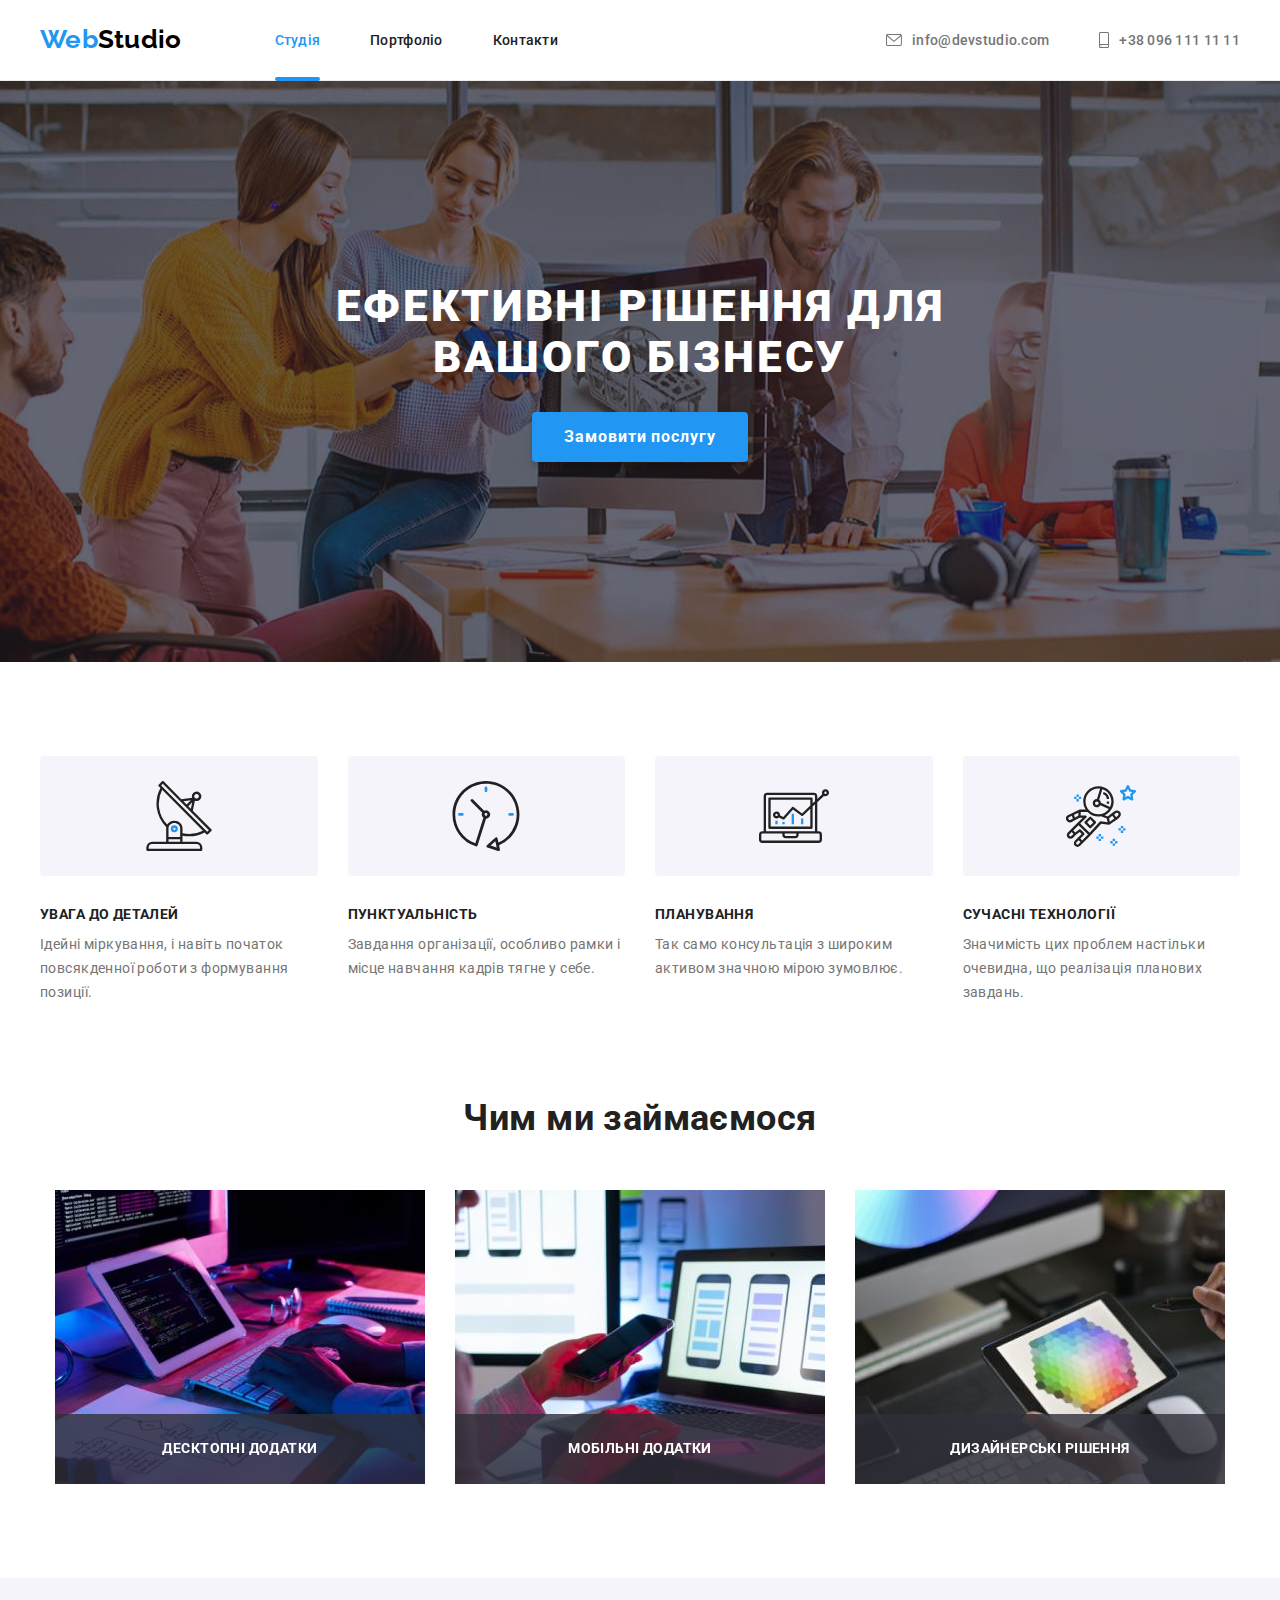
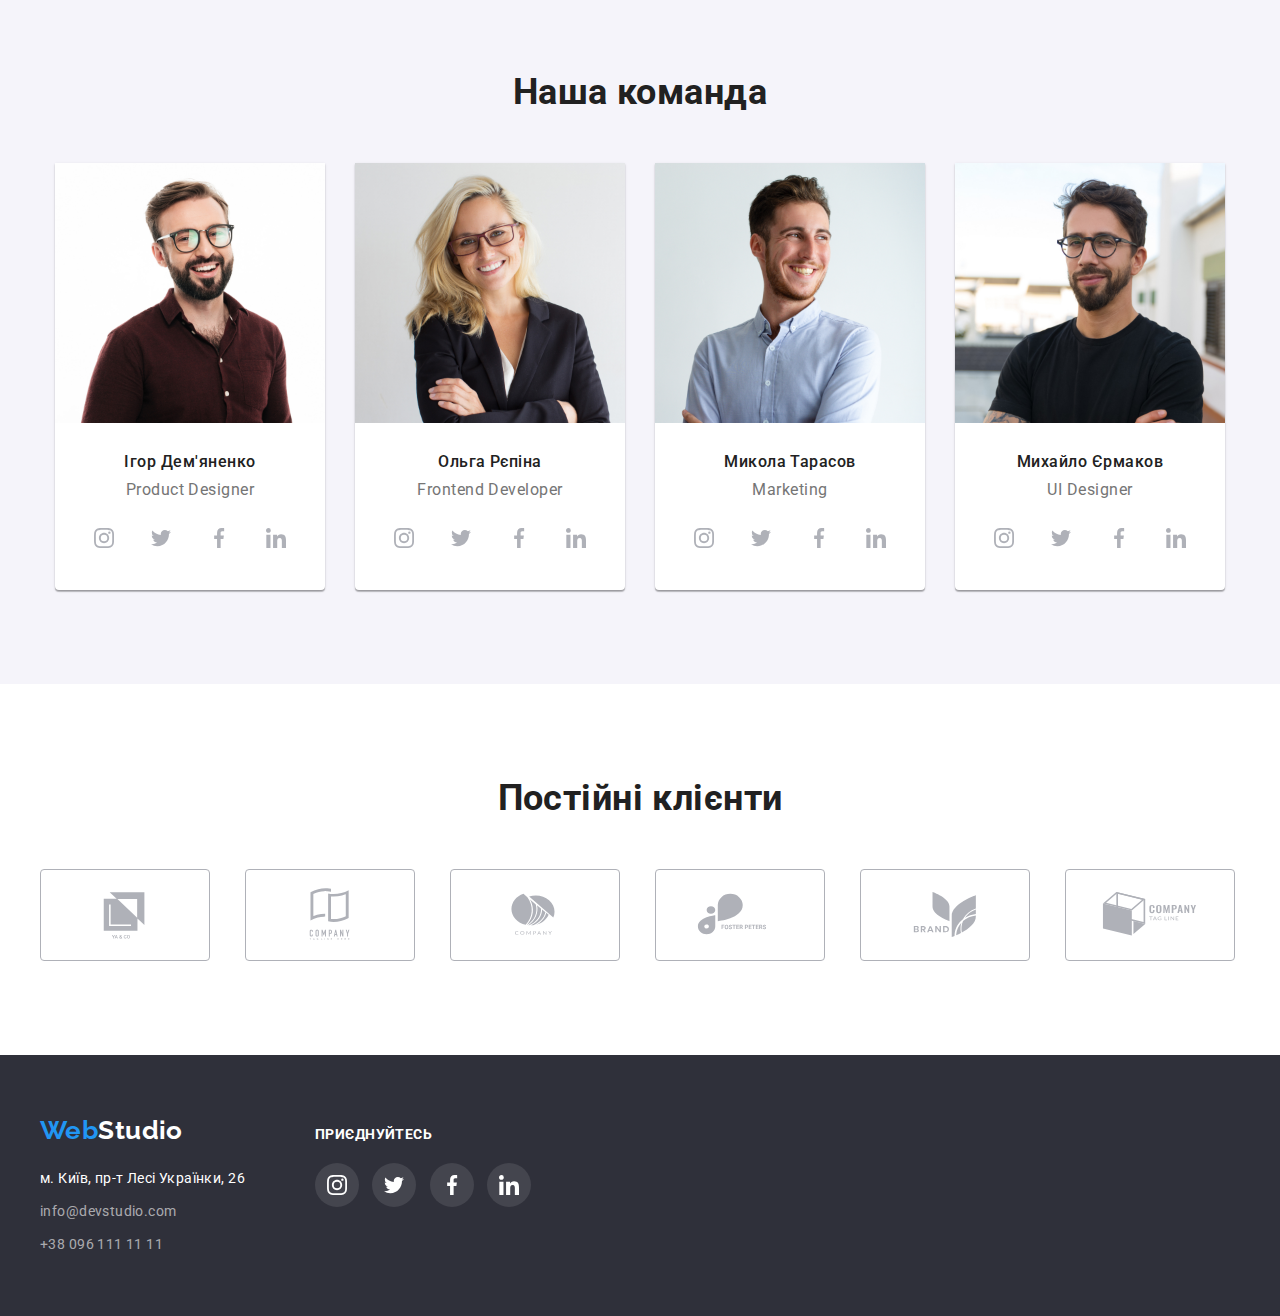
<file: index.html>
<!DOCTYPE html>
<html lang="uk">
  <head>
    <meta charset="UTF-8" />
    <meta name="viewport" content="width=device-width, initial-scale=1.0" />
    <link
      rel="stylesheet"
      href="https://cdnjs.cloudflare.com/ajax/libs/modern-normalize/1.1.0/modern-normalize.min.css"
    />
    <link rel="stylesheet" href="./css/styles.css" />
    <link
      href="https://fonts.googleapis.com/css2?family=Raleway:wght@700&family=Roboto:wght@400;500;700;900&display=swap"
      rel="stylesheet"
    />
    <title>Головна</title>
  </head>
  <body>
    <header class="header">
      <div class="container">
        <nav class="header-nav">
          <a class="header-logo" href="#"
            ><span class="logo">Web</span>Studio</a
          >
          <ul class="header-list">
            <li class="header-item">
              <a class="header-link active" href="#">Студія</a>
            </li>
            <li class="header-item">
              <a class="header-link" href="./portfolio.html">Портфоліо</a>
            </li>
            <li class="header-item">
              <a class="header-link" href="#">Контакти</a>
            </li>
          </ul>
        </nav>
        <ul class="header-contacts">
          <li class="contacts-item">
            <a class="header-mail" href="mailto:info@devstudio.com"
              ><svg class="contacts-icon" width="16" height="12">
                <use href="./images/icons.svg#envelope"></use></svg
              >info@devstudio.com</a
            >
          </li>
          <li class="contacts-item">
            <a class="header-tel" href="tel:380961111111"
              ><svg class="contacts-icon" width="10" height="16">
                <use href="./images/icons.svg#smartphone"></use></svg
              >+38 096 111 11 11</a
            >
          </li>
        </ul>
      </div>
    </header>
    <main class="main">
      <section class="section hero">
        <div class="container">
          <h1 class="hero-title">Ефективні рішення для вашого бізнесу</h1>
          <button class="hero-button" type="button" data-open-modal>Замовити послугу</button>
          <div class="backdrop is-hidden" data-backdrop>
            <div class="modal">
              <button class="modal-button" data-close-modal>
                <svg class="modal-icon" width="14" height="14">
                  <use href="./images/icons.svg#close_modal"></use>
                </svg>
              </button>
            </div>
          </div>
        </div>
      </section>
      <section class="section benefits">
        <div class="container">
          <h2 class="visually-hidden">Переваги</h2>
          <ul class="benefits-list">
            <li class="benefits-item">
              <div class="benefits-icons">
                <svg class="benefits-icon">
                  <use href="./images/icons.svg#antenna"></use>
                </svg>
              </div>
              <h3 class="benefits-title">Увага до деталей</h3>
              <p class="benefits-subtitle">
                Ідейні міркування, і навіть початок повсякденної роботи з
                формування позиції.
              </p>
            </li>
            <li class="benefits-item">
              <div class="benefits-icons">
                <svg class="benefits-icon">
                  <use href="./images/icons.svg#clock"></use>
                </svg>
              </div>
              <h3 class="benefits-title">Пунктуальнicть</h3>
              <p class="benefits-subtitle">
                Завдання організації, особливо рамки і місце навчання кадрів
                тягне у себе.
              </p>
            </li>
            <li class="benefits-item">
              <div class="benefits-icons">
                <svg class="benefits-icon">
                  <use href="./images/icons.svg#diagram"></use>
                </svg>
              </div>
              <h3 class="benefits-title">Планування</h3>
              <p class="benefits-subtitle">
                Так само консультація з широким активом значною мірою зумовлює.
              </p>
            </li>
            <li class="benefits-item">
              <div class="benefits-icons">
                <svg class="benefits-icon">
                  <use href="./images/icons.svg#astronaut"></use>
                </svg>
              </div>
              <h3 class="benefits-title">Сучаснi технології</h3>
              <p class="benefits-subtitle">
                Значимість цих проблем настільки очевидна, що реалізація
                планових завдань.
              </p>
            </li>
          </ul>
        </div>
      </section>
      <section class="section about">
        <div class="container">
          <h2 class="about-title title">Чим ми займаємося</h2>
          <ul class="about-list">
            <li class="about-item">
              <img
                src="./images/img_1.jpg"
                alt="Людина працує над проєктом."
                width="370"
              />
              <p class="about-label">
                Десктопні додатки
              </p>
            </li>
            <li class="about-item">
              <img
                src="./images/img_2.jpg"
                alt="Людина перевiряє верстку на телефонi"
                width="370"
              />
              <p class="about-label">
                Мобільні додатки
              </p>
            </li>
            <li class="about-item">
              <img
                src="./images/img_3.jpg"
                alt="Людина вибiрає кольори до палiтри"
                width="370"
              />
              <p class="about-label">
                Дизайнерські рішення
              </p>
            </li>
          </ul>
        </div>
      </section>
      <section class="section team">
        <div class="container">
          <h2 class="team-title title">Наша команда</h2>
          <ul class="team-list">
            <li class="team-item">
              <img src="./images/img_4.jpg" alt="Ігор Дем'яненко" width="270" />
              <div class="team-item--thumb">
                <div class="team-item--info">
                  <h3 class="team-item--title">Ігор Дем'яненко</h3>
                  <p class="team-item--subtitle">Product Designer</p>
                </div>
                <div class="team-item--contacts">
                  <a href="#" class="team-link" aria-label="Instagram">
                    <span class="visually-hidden">Instagram</span>
                    <svg class="team-icon">
                      <use href="./images/icons.svg#instagram"></use>
                    </svg>
                  </a>
                  <a href="#" class="team-link" aria-label="Twitter">
                    <span class="visually-hidden">Twitter</span>
                    <svg class="team-icon">
                      <use href="./images/icons.svg#twitter"></use>
                    </svg>
                  </a>
                  <a href="#" class="team-link" aria-label="Facebook">
                    <span class="visually-hidden">Facebook</span>
                    <svg class="team-icon">
                      <use href="./images/icons.svg#facebook"></use>
                    </svg>
                  </a>
                  <a href="#" class="team-link" aria-label="LinkedIn">
                    <span class="visually-hidden">LinkedIn</span>
                    <svg class="team-icon">
                      <use href="./images/icons.svg#linkedin"></use>
                    </svg>
                  </a>
                </div>
              </div>
            </li>
            <li class="team-item">
              <img src="./images/img_5.jpg" alt="Ольга Рєпіна" width="270" />
              <div class="team-item--thumb">
                <div class="team-item--info">
                  <h3 class="team-item--title">Ольга Рєпіна</h3>
                  <p class="team-item--subtitle">Frontend Developer</p>
                </div>
                <div class="team-item--contacts">
                  <a href="#" class="team-link" aria-label="Instagram">
                    <span class="visually-hidden">Instagram</span>
                    <svg class="team-icon">
                      <use href="./images/icons.svg#instagram"></use>
                    </svg>
                  </a>
                  <a href="#" class="team-link" aria-label="Twitter">
                    <span class="visually-hidden">Twitter</span>
                    <svg class="team-icon">
                      <use href="./images/icons.svg#twitter"></use>
                    </svg>
                  </a>
                  <a href="#" class="team-link" aria-label="Facebook">
                    <span class="visually-hidden">Facebook</span>
                    <svg class="team-icon">
                      <use href="./images/icons.svg#facebook"></use>
                    </svg>
                  </a>
                  <a href="#" class="team-link" aria-label="LinkedIn">
                    <span class="visually-hidden">LinkedIn</span>
                    <svg class="team-icon">
                      <use href="./images/icons.svg#linkedin"></use>
                    </svg>
                  </a>
                </div>
              </div>
            </li>
            <li class="team-item">
              <img src="./images/img_6.jpg" alt="Микола Тарасов" width="270" />
              <div class="team-item--thumb">
                <div class="team-item--info">
                  <h3 class="team-item--title">Микола Тарасов</h3>
                  <p class="team-item--subtitle">Marketing</p>
                </div>
                <div class="team-item--contacts">
                  <a href="#" class="team-link" aria-label="Instagram">
                    <span class="visually-hidden">Instagram</span>
                    <svg class="team-icon">
                      <use href="./images/icons.svg#instagram"></use>
                    </svg>
                  </a>
                  <a href="#" class="team-link" aria-label="Twitter">
                    <span class="visually-hidden">Twitter</span>
                    <svg class="team-icon">
                      <use href="./images/icons.svg#twitter"></use>
                    </svg>
                  </a>
                  <a href="#" class="team-link" aria-label="Facebook">
                    <span class="visually-hidden">Facebook</span>
                    <svg class="team-icon">
                      <use href="./images/icons.svg#facebook"></use>
                    </svg>
                  </a>
                  <a href="#" class="team-link" aria-label="LinkedIn">
                    <span class="visually-hidden">LinkedIn</span>
                    <svg class="team-icon">
                      <use href="./images/icons.svg#linkedin"></use>
                    </svg>
                  </a>
                </div>
              </div>
            </li>
            <li class="team-item">
              <img src="./images/img_7.jpg" alt="Михайло Єрмаков" width="270" />
              <div class="team-item--thumb">
                <div class="team-item--info">
                  <h3 class="team-item--title">Михайло Єрмаков</h3>
                  <p class="team-item--subtitle">UI Designer</p>
                </div>
                <div class="team-item--contacts">
                  <a href="#" class="team-link" aria-label="Instagram">
                    <span class="visually-hidden">Instagram</span>
                    <svg class="team-icon">
                      <use href="./images/icons.svg#instagram"></use>
                    </svg>
                  </a>
                  <a href="#" class="team-link" aria-label="Twitter">
                    <span class="visually-hidden">Twitter</span>
                    <svg class="team-icon">
                      <use href="./images/icons.svg#twitter"></use>
                    </svg>
                  </a>
                  <a href="#" class="team-link" aria-label="Facebook">
                    <span class="visually-hidden">Facebook</span>
                    <svg class="team-icon">
                      <use href="./images/icons.svg#facebook"></use>
                    </svg>
                  </a>
                  <a href="#" class="team-link" aria-label="LinkedIn">
                    <span class="visually-hidden">LinkedIn</span>
                    <svg class="team-icon">
                      <use href="./images/icons.svg#linkedin"></use>
                    </svg>
                  </a>
                </div>
              </div>
            </li>
          </ul>
        </div>
      </section>
      <section class="section clients">
        <div class="container">
          <h2 class="clients-title title">Постійні клієнти</h2>
          <ul class="clients-list">
            <li class="clients-item">
              <a href="#" class="clients-link">
                <svg class="clients-icon">
                  <use href="./images/icons.svg#logo_1"></use>
                </svg>
              </a>
            </li>
            <li class="clients-item">
              <a href="#" class="clients-link">
                <svg class="clients-icon">
                  <use href="./images/icons.svg#logo_2"></use>
                </svg>
              </a>
            </li>
            <li class="clients-item">
              <a href="#" class="clients-link">
                <svg class="clients-icon">
                  <use href="./images/icons.svg#logo_3"></use>
                </svg>
              </a>
            </li>
            <li class="clients-item">
              <a href="#" class="clients-link">
                <svg class="clients-icon">
                  <use href="./images/icons.svg#logo_4"></use>
                </svg>
              </a>
            </li>
            <li class="clients-item">
              <a href="#" class="clients-link">
                <svg class="clients-icon">
                  <use href="./images/icons.svg#logo_5"></use>
                </svg>
              </a>
            </li>
            <li class="clients-item">
              <a href="#" class="clients-link">
                <svg class="clients-icon">
                  <use href="./images/icons.svg#logo_6"></use>
                </svg>
              </a>
            </li>
          </ul>
        </div>
      </section>
    </main>
    <footer class="footer">
      <div class="container">
        <div class="footer-info">
          <a class="footer-logo" href="./index.html">
            <span class="logo">Web</span>Studio
          </a>
          <address class="footer-address">
          <a class="footer-location" href="">м. Київ, пр-т Лесі Українки, 26</a>
          <a class="footer-mail" href="mailto:info@devstudio.com">info@devstudio.com</a>
          <a class="footer-tel" href="tel:+380961111111">+38 096 111 11 11</a>
          </address>
        </div>
        <div class="footer-contacts">
          <p class="footer-join">Приєднуйтесь</p>
          <div class="footer-links">
            <a href="#" class="footer-link" aria-label="Instagram">
              <span class="visually-hidden">Instagram</span>
              <svg class="footer-icon">
                <use href="./images/icons.svg#instagram"></use>
              </svg>
            </a>
            <a href="#" class="footer-link" aria-label="Twitter">
              <span class="visually-hidden">Twitter</span>
              <svg class="footer-icon">
                <use href="./images/icons.svg#twitter"></use>
              </svg>
            </a>
            <a href="#" class="footer-link" aria-label="Facebook">
              <span class="visually-hidden">Facebook</span>
              <svg class="footer-icon">
                <use href="./images/icons.svg#facebook"></use>
              </svg>
            </a>
            <a href="#" class="footer-link" aria-label="LinkedIn">
              <span class="visually-hidden">LinkedIn</span>
              <svg class="footer-icon">
                <use href="./images/icons.svg#linkedin"></use>
              </svg>
            </a>
          </div>
        </div>
      </div>
    </footer>
  <script src="./js/modal.js"></script>
  </body>
</html>
</file>
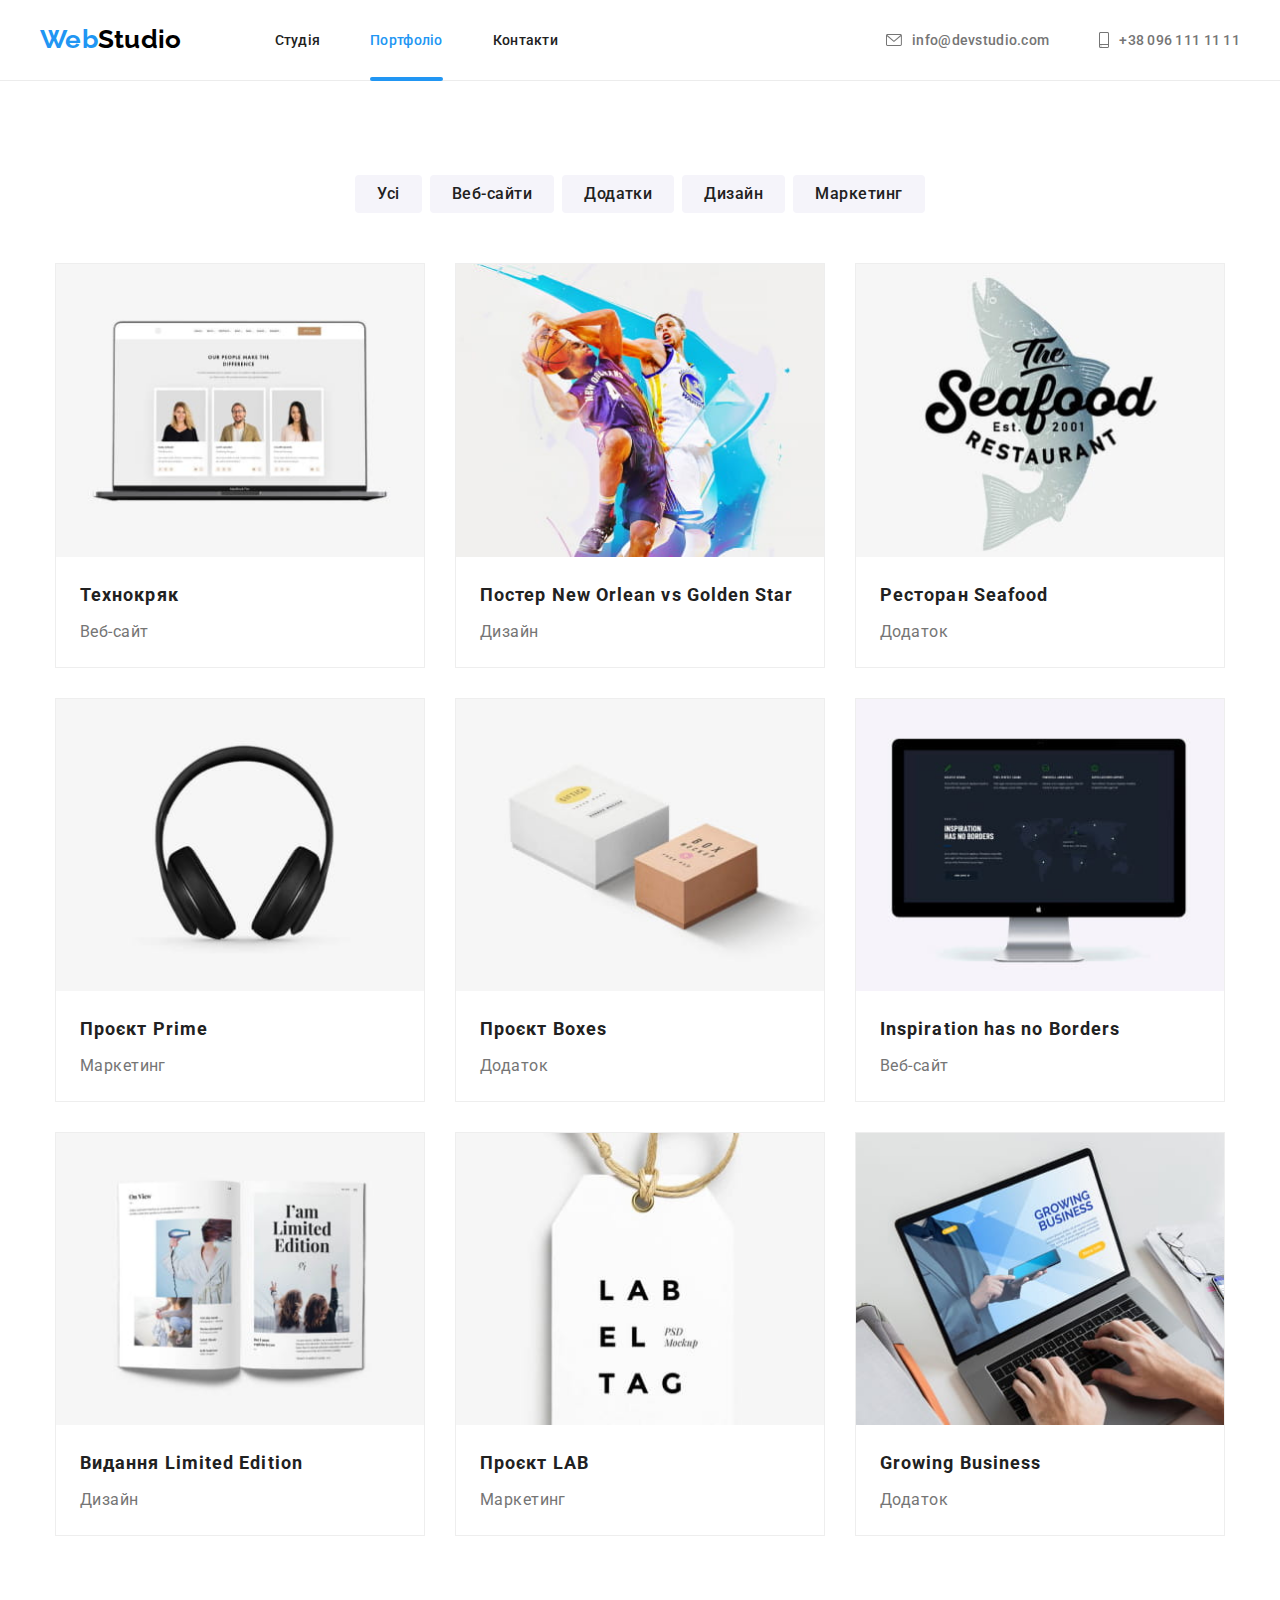
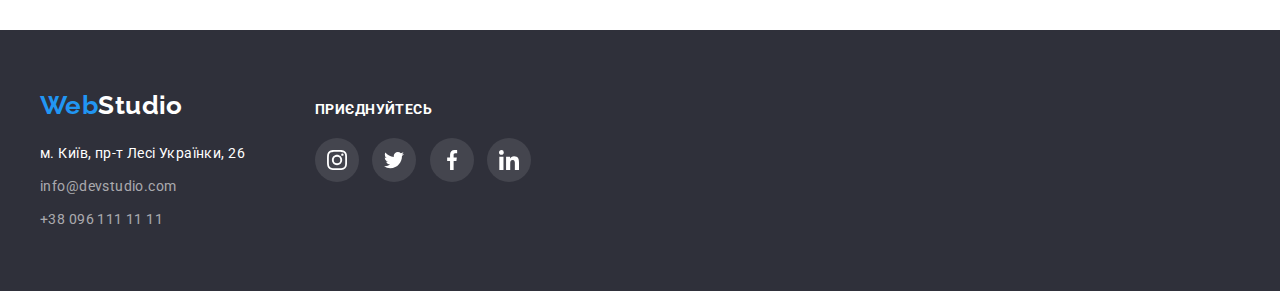
<file: portfolio.html>
<!DOCTYPE html>
<html lang="uk">
  <head>
    <meta charset="UTF-8" />
    <meta name="viewport" content="width=device-width, initial-scale=1.0" />
    <link
      rel="stylesheet"
      href="https://cdnjs.cloudflare.com/ajax/libs/modern-normalize/1.1.0/modern-normalize.min.css"
    />
    <link rel="stylesheet" href="./css/styles.css" />
    <link
      href="https://fonts.googleapis.com/css2?family=Raleway:wght@700&family=Roboto:wght@400;500;700;900&display=swap"
      rel="stylesheet"
    />
    <title>Портфоліо</title>
  </head>
  <body>
    <header class="header">
      <div class="container">
        <nav class="header-nav">
          <a class="header-logo" href="#"
            ><span class="logo">Web</span>Studio</a
          >
          <ul class="header-list">
            <li class="header-item">
              <a class="header-link" href="./index.html">Студія</a>
            </li>
            <li class="header-item">
              <a class="header-link active" href="#">Портфоліо</a>
            </li>
            <li class="header-item">
              <a class="header-link" href="#">Контакти</a>
            </li>
          </ul>
        </nav>
        <ul class="header-contacts">
          <li class="contacts-item">
            <a class="header-mail" href="mailto:info@devstudio.com"
              ><svg class="contacts-icon" width="16" height="12">
                <use href="./images/icons.svg#envelope"></use></svg
              >info@devstudio.com</a
            >
          </li>
          <li class="contacts-item">
            <a class="header-tel" href="tel:380961111111"
              ><svg class="contacts-icon" width="10" height="16">
                <use href="./images/icons.svg#smartphone"></use></svg
              >+38 096 111 11 11</a
            >
          </li>
        </ul>
      </div>
    </header>
    <main class="main">
      <section class="section work-examples">
				<div class="container">
        	<h1 class="visually-hidden">Приклади робiт</h1>
        	<ul class="filter">
        	  <li class="filter-item">
        	    <button class="filter-button" type="button">Усі</button>
        	  </li>
        	  <li class="filter-item">
        	    <button class="filter-button" type="button">Веб-сайти</button>
        	  </li>
        	  <li class="filter-item">
        	    <button class="filter-button" type="button">Додатки</button>
        	  </li>
        	  <li class="filter-item">
        	    <button class="filter-button" type="button">Дизайн</button>
        	  </li>
        	  <li class="filter-item">
        	    <button class="filter-button" type="button">Маркетинг</button>
        	  </li>
        	</ul>
        	<ul class="examples">
        	  <li class="examples-item">
        	    <a href="#">
								<div class="item-thumb">
        	      	<img
        	      	  src="./images/portfolio_img_1.jpg"
        	      	  alt="Веб-сайт Технокряк"
        	      	  width="370"
        	      	/>
									<div class="item-description">
										<p class="item-text">Ресурс пропонує комплексні пропозиції з різним рівнем функціоналу та сервісів. Все це дозволить відвідувачу отримати вичерпні відомості про компанію чи приватну особу.</p>
									</div>
								</div>
								<div class="item-info">
        	      	<h2 class="item-title">Технокряк</h2>
        	      	<p class="item-subtitle">Веб-сайт</p>
								</div>
        	    </a>
        	  </li>
        	  <li class="examples-item">
        	    <a href="#">
								<div class="item-thumb">
        	      	<img
        	      	  src="./images/portfolio_img_2.jpg"
        	      	  alt="Веб-сайт Технокряк"
        	      	  width="370"
        	      	/>
									<div class="item-description">
										<p class="item-text">Ресурс пропонує комплексні пропозиції з різним рівнем функціоналу та сервісів. Все це дозволить відвідувачу отримати вичерпні відомості про компанію чи приватну особу.</p>
									</div>
								</div>
								<div class="item-info">
        	      	<h2 class="item-title">Постер New Orlean vs Golden Star</h2>
        	      	<p class="item-subtitle">Дизайн</p>
								</div>
        	    </a href="#">
        	  </li>
        	  <li class="examples-item">
        	    <a href="#">
								<div class="item-thumb">
        	      	<img
        	      	  src="./images/portfolio_img_3.jpg"
        	      	  alt="Веб-сайт Технокряк"
        	      	  width="370"
        	      	/>
									<div class="item-description">
										<p class="item-text">Ресурс пропонує комплексні пропозиції з різним рівнем функціоналу та сервісів. Все це дозволить відвідувачу отримати вичерпні відомості про компанію чи приватну особу.</p>
									</div>
								</div>
								<div class="item-info">
        	      	<h2 class="item-title">Ресторан Seafood</h2>
        	      	<p class="item-subtitle">Додаток</p>
								</div>
        	    </a>
        	  </li>
        	  <li class="examples-item">
        	    <a href="#">
								<div class="item-thumb">
        	      	<img
        	      	  src="./images/portfolio_img_4.jpg"
        	      	  alt="Веб-сайт Технокряк"
        	      	  width="370"
        	      	/>
									<div class="item-description">
										<p class="item-text">Ресурс пропонує комплексні пропозиції з різним рівнем функціоналу та сервісів. Все це дозволить відвідувачу отримати вичерпні відомості про компанію чи приватну особу.</p>
									</div>
								</div>
								<div class="item-info">
        	      	<h2 class="item-title">Проєкт Prime</h2>
        	      	<p class="item-subtitle">Маркетинг</p>
								</div>
        	    </a>
        	  </li>
        	  <li class="examples-item">
        	    <a href="#">
								<div class="item-thumb">
        	      	<img
        	      	  src="./images/portfolio_img_5.jpg"
        	      	  alt="Веб-сайт Технокряк"
        	      	  width="370"
        	      	/>
									<div class="item-description">
										<p class="item-text">Ресурс пропонує комплексні пропозиції з різним рівнем функціоналу та сервісів. Все це дозволить відвідувачу отримати вичерпні відомості про компанію чи приватну особу.</p>
									</div>
								</div>
								<div class="item-info">
        	      	<h2 class="item-title">Проєкт Boxes</h2>
        	      	<p class="item-subtitle">Додаток</p>
								</div>
        	    </a>
        	  </li>
        	  <li class="examples-item">
        	    <a href="#">
								<div class="item-thumb">
        	      	<img
        	      	  src="./images/portfolio_img_6.jpg"
        	      	  alt="Веб-сайт Технокряк"
        	      	  width="370"
        	      	/>
									<div class="item-description">
										<p class="item-text">Ресурс пропонує комплексні пропозиції з різним рівнем функціоналу та сервісів. Все це дозволить відвідувачу отримати вичерпні відомості про компанію чи приватну особу.</p>
									</div>
								</div>
								<div class="item-info">
        	      	<h2 class="item-title">Inspiration has no Borders</h2>
        	      	<p class="item-subtitle">Веб-сайт</p>
								</div>
        	    </a>
        	  </li>
        	  <li class="examples-item">
        	    <a href="#">
								<div class="item-thumb">
        	      	<img
        	      	  src="./images/portfolio_img_7.jpg"
        	      	  alt="Веб-сайт Технокряк"
        	      	  width="370"
        	      	/>
									<div class="item-description">
										<p class="item-text">Ресурс пропонує комплексні пропозиції з різним рівнем функціоналу та сервісів. Все це дозволить відвідувачу отримати вичерпні відомості про компанію чи приватну особу.</p>
									</div>
								</div>
								<div class="item-info">
        	      	<h2 class="item-title">Видання Limited Edition</h2>
        	      	<p class="item-subtitle">Дизайн</p>
								</div>
        	    </a>
        	  </li>
        	  <li class="examples-item">
        	    <a href="#">
								<div class="item-thumb">
        	      	<img
        	      	  src="./images/portfolio_img_8.jpg"
        	      	  alt="Веб-сайт Технокряк"
        	      	  width="370"
        	      	/>
									<div class="item-description">
										<p class="item-text">Ресурс пропонує комплексні пропозиції з різним рівнем функціоналу та сервісів. Все це дозволить відвідувачу отримати вичерпні відомості про компанію чи приватну особу.</p>
									</div>
								</div>
								<div class="item-info">
        	      	<h2 class="item-title">Проєкт LAB</h2>
        	      	<p class="item-subtitle">Маркетинг</p>
								</div>
        	    </a>
        	  </li>
        	  <li class="examples-item">
        	    <a href="#">
								<div class="item-thumb">
        	      	<img
        	      	  src="./images/portfolio_img_9.jpg"
        	      	  alt="Веб-сайт Технокряк"
        	      	  width="370"
        	      	/>
									<div class="item-description">
										<p class="item-text">Ресурс пропонує комплексні пропозиції з різним рівнем функціоналу та сервісів. Все це дозволить відвідувачу отримати вичерпні відомості про компанію чи приватну особу.</p>
									</div>
								</div>
								<div class="item-info">
        	      	<h2 class="item-title">Growing Business</h2>
        	      	<p class="item-subtitle">Додаток</p>
								</div>
        	    </a>
        	  </li>
        	</ul>
				</div>
      </section>
    </main>
		<footer class="footer">
      <div class="container">
        <div class="footer-info">
          <a class="footer-logo" href="./index.html">
            <span class="logo">Web</span>Studio
          </a>
          <address class="footer-address">
          <a class="footer-location" href="">м. Київ, пр-т Лесі Українки, 26</a>
          <a class="footer-mail" href="mailto:info@devstudio.com">info@devstudio.com</a>
          <a class="footer-tel" href="tel:+380961111111">+38 096 111 11 11</a>
          </address>
        </div>
        <div class="footer-contacts">
          <p class="footer-join">Приєднуйтесь</p>
          <div class="footer-links">
            <a href="#" class="footer-link" aria-label="Instagram">
              <span class="visually-hidden">Instagram</span>
              <svg class="footer-icon">
                <use href="./images/icons.svg#instagram"></use>
              </svg>
            </a>
            <a href="#" class="footer-link" aria-label="Twitter">
              <span class="visually-hidden">Twitter</span>
              <svg class="footer-icon">
                <use href="./images/icons.svg#twitter"></use>
              </svg>
            </a>
            <a href="#" class="footer-link" aria-label="Facebook">
              <span class="visually-hidden">Facebook</span>
              <svg class="footer-icon">
                <use href="./images/icons.svg#facebook"></use>
              </svg>
            </a>
            <a href="#" class="footer-link" aria-label="LinkedIn">
              <span class="visually-hidden">LinkedIn</span>
              <svg class="footer-icon">
                <use href="./images/icons.svg#linkedin"></use>
              </svg>
            </a>
          </div>
        </div>
      </div>
    </footer>
  </body>
</html>
</file>
<file: css/styles.css>
/* общi cтилi */
:root {
  --primary-text-color: #757575;
  --title-text-color: #212121;
  --accent-color: #2196f3;
  --primary-background-color-button: #f5f4fa;
  --primary-color-button: #212121;
  --accent-color-button: #fff;
  --primary-logo-color: #2196f3;
  --secondary-logo-color: #000;
  --secondary-background-color: #2f303a;
  --wrap-size: 30px;
  --animation-duration: 250ms;
  --animation-direction: cubic-bezier(0.4, 0, 0.2, 1);
}

.visually-hidden {
  position: absolute;
  width: 1px;
  height: 1px;
  margin: -1px;
  border: 0;
  padding: 0;
  clip: rect(0 0 0 0);
  overflow: hidden;
}

.title {
  font-size: 36px;
  font-weight: 700;
  letter-spacing: var(--primary-letter-spacing);
  text-align: center;
  color: var(--title-text-color);
}

body,
p,
button,
ul,
h1,
h2,
h3,
h4,
h5,
h6 {
  margin: 0;
  padding: 0;
}
button {
  cursor: pointer;
  font-family: inherit;
}
h1,
h2,
h3,
h4,
h5,
h6 {
  font-size: inherit;
  line-height: inherit;
}
a {
  text-decoration: none;
}
ul {
  list-style: none;
}
img {
  display: block;
  max-width: 100%;
  height: auto;
}

/* сторiнка */
body {
  font-family: Roboto;
  font-size: 14px;
  letter-spacing: 0.03em;
  color: var(--primary-text-color);
}

/* контейнер */
.container {
  width: 1230px;
  padding: 0 15px;
  margin: 0 auto;
}

/* хедер */
.header {
  font-weight: 500;
  letter-spacing: 0.02em;
  border-bottom: 1px solid #ececec;
}
.header .container {
  display: flex;
  align-items: center;
}
.header-nav {
  display: flex;
  align-items: center;
  margin-right: auto;
}
.header-logo {
  font-family: Raleway;
  font-size: 26px;
  font-weight: 700;
  color: var(--secondary-logo-color);
  margin-right: 93px;
  padding: 25px 0;
}
.header-logo .logo {
  color: var(--primary-logo-color);
}
.header-list {
  display: flex;
}
.header-item {
  margin-right: 50px;
}
.header-item:last-child {
  margin-right: 0;
}
.header-link {
  padding: 33px 0;
  color: var(--primary-color-button);
  transition: color var(--animation-duration) var(--animation-direction);
}
.header-link:hover,
.header-link:focus {
  color: var(--accent-color);
}
.header-link.active {
  position: relative;
  color: var(--accent-color);
}
.header-link.active::after {
  content: '';
  position: absolute;
  bottom: 0;
  left: 0;
  width: 100%;
  height: 4px;
  border-radius: 2px;
  background-color: var(--accent-color);
}
.header-contacts {
  display: flex;
}
.contacts-item {
  margin-right: 50px;
}
.contacts-item:last-child {
  margin-right: 0;
}
.contacts-item a {
  color: var(--primary-text-color);
  display: flex;
  align-items: center;
  padding: 32px 0;
  transition: color var(--animation-duration) var(--animation-direction);
}
.contacts-item a:hover,
.contacts-item a:focus {
  color: var(--accent-color);
}
.contacts-icon {
  margin-right: 10px;
  fill: currentColor;
}
.contacts-icon:hover,
.contacts-icon:focus {
  fill: var(--accent-color);
}

.header-mail {
}
.header-tel {
}
/* основний контент */
.main {
}
.section {
  padding: 94px 0;
}
.section.work-examples {
}
.filter {
  display: flex;
  justify-content: center;
}
.filter-item {
  margin-right: 8px;
}
.filter-item:last-child {
  margin-right: 0;
}
.filter-button {
  font-size: 16px;
  line-height: 26px;
  font-weight: 500;
  letter-spacing: 0.03em;
  color: var(--primary-color-button);
  border: 0px;
  background-color: var(--primary-background-color-button);
  border-radius: 4px;
  padding: 6px 22px;
  transition: background-color var(--animation-duration) var(--animation-direction), box-shadow var(--animation-duration) var(--animation-direction), color var(--animation-duration) var(--animation-direction);
}
.filter-button:hover,
.filter-button:focus {
  color: var(--accent-color-button);
  background-color: var(--accent-color);
  box-shadow: 0px 3px 1px rgba(0, 0, 0, 0.1), 0px 1px 2px rgba(0, 0, 0, 0.08),
    0px 2px 2px rgba(0, 0, 0, 0.12);
  border-radius: 4px;
}

.examples {
  display: flex;
  flex-wrap: wrap;
  justify-content: center;
  margin-top: 50px;
  gap: var(--wrap-size);
}
.examples-item {
  border: 1px solid #eeeeee;
  flex-basis: 370px;
  transition: box-shadow var(--animation-duration) var(--animation-direction);
}
.examples-item:hover,
.examples-item:focus {
  box-shadow: 0px 1px 1px rgba(0, 0, 0, 0.12), 0px 4px 4px rgba(0, 0, 0, 0.06), 1px 4px 6px rgba(0, 0, 0, 0.16);
}
.examples-item:nth-child(3n) {
  margin-right: 0;
}
.examples-item:nth-last-child(-n + 3) {
  margin-bottom: 0;
}
.item-thumb {
  position: relative;
  overflow: hidden;
}
.item-description {
  position: absolute;
  top: 100%;
  left: 0%;
  width: 100%;
  height: 100%;
  background-color: rgba(33, 150, 243, 0.9);
  padding: 63px 24px;
  transition: transform var(--animation-duration) var(--animation-direction);
}
.examples-item:hover .item-description,
.examples-item:focus .item-description{
  
  transform: translateY(-100%);
}
.item-text {
  font-size: 18px;
  line-height: 28px;
  letter-spacing: 0.03em;
  color: #fff;
}
.item-info {
  padding: 20px 24px;
}
.item-title {
  font-size: 18px;
  line-height: 36px;
  font-weight: 700;
  letter-spacing: 0.06em;
  color: var(--title-text-color);
}
.item-subtitle {
  font-size: 16px;
  line-height: 30px;
  margin-top: 4px;
  color: var(--primary-text-color);
}
.section.hero {
  text-align: center;
  width: 100%;
  background-image: linear-gradient(
      to right,
      rgba(47, 48, 58, 0.4),
      rgba(47, 48, 58, 0.4)
    ),
    url("../images/hero_img.jpg");
  background-repeat: no-repeat;
  background-position: center;
  background-color: var(--secondary-background-color);
  padding: 200px 0;
}
.hero-title {
  max-width: 696px;
  color: #fff;
  font-size: 44px;
  font-weight: 900;
  letter-spacing: 0.06em;
  text-transform: uppercase;
  margin: 0 auto;
}
.hero-button {
  width: 216px;
  height: 50px;
  background-color: var(--accent-color);
  border-radius: 4px;
  border: 0px;
  box-shadow: 0px 4px 4px rgba(0, 0, 0, 0.15);
  font-size: 16px;
  line-height: 30px;
  font-weight: 700;
  letter-spacing: 0.06em;
  color: #fff;
  margin-top: 30px;
  transition: background-color var(--animation-duration) var(--animation-direction);
}
.hero-button:hover,
.hero-button:focus {
  background-color:#188CE8;
}

.backdrop {
  position: fixed;
  top: 0;
  left: 0;
  width: 100%;
  height: 100%;
  background-color: rgba(0, 0, 0, 0.2);
  opacity: 1;
  transition: opacity 500ms var(--animation-direction);
}
.backdrop.is-hidden {
  pointer-events: none;
  opacity: 0;
}
.modal {
  position: absolute;
  top: 50%;
  left: 50%;
  min-width: 528px;
  min-height: 581px;
  background-color: #fff;
  box-shadow: 0px 1px 3px rgba(0, 0, 0, 0.12), 0px 1px 1px rgba(0, 0, 0, 0.14), 0px 2px 1px rgba(0, 0, 0, 0.2);
  border-radius: 4px;
  transform: translate(-50%, -50%);
  padding: 8px;
}
.modal-button {
  margin-left: auto;
  display: flex;
  justify-content: center;
  align-items: center;
  width: 30px;
  height: 30px;
  border: 1px solid rgba(0, 0, 0, 0.1);
  border-radius: 50%;
  background-color: #fff;
  color: #000;
  transition: transform var(--animation-duration) var(--animation-direction), color var(--animation-duration) var(--animation-direction);
}
.modal-icon {
  fill: currentColor;
}
.modal-button:hover,
.modal-button:focus {
  color: var(--accent-color);
  transform: scale(1.2);
}

.section.benefits {
}
.benefits-list {
  display: flex;
  flex-wrap: wrap;
  justify-content: center;
}
.benefits-item {
  width: calc((100% - 3 * 30px) / 4);
  margin-right: 30px;
}
.benefits-item:nth-child(4n) {
  margin-right: 0;
}
.benefits-icons {
  display: flex;
  justify-content: center;
  align-items: center;
  min-width: 270px;
  min-height: 120px;
  border-radius: 4px;
  background-color: var(--primary-background-color-button);
}
.benefits-icon {
  width: 70px;
  height: 70px;
}
.benefits-title {
  font-size: 14px;
  line-height: 16px;
  font-weight: 700;
  text-transform: uppercase;
  letter-spacing: 0.03em;
  color: var(--title-text-color);
  margin-top: 30px;
}
.benefits-subtitle {
  font-size: 14px;
  line-height: 24px;
  letter-spacing: 0.03em;
  margin-top: 10px;
  color: var(--primary-text-color);
}

.section.about {
  padding-top: 0;
}
.about-title {
}
.about-list {
  display: flex;
  flex-wrap: wrap;
  justify-content: center;
  margin-top: 50px;
  gap: var(--wrap-size);
}
.about-item {
  position: relative;
}
.about-label {
  display: flex;
  justify-content: center;
  align-items: center;
  width: 100%;
  height: 70px;
  position: absolute;
  bottom: 0;
  left: 0;
  width: 100%;
  background-color: rgba(47, 48, 58, 0.8);
  font-size: 14px;
  font-weight: 700;
  text-transform: uppercase;
  text-align: center;
  line-height: 16.41px;
  letter-spacing: 0.03em;
  color: #fff;
}

.section.team {
  background-color: var(--primary-background-color-button);
}
.team-title {
}
.team-list {
  display: flex;
  flex-wrap: wrap;
  justify-content: center;
  margin-top: 50px;
  gap: var(--wrap-size);
}
.team-item {
  flex-basis: 270px;
  background: #fff;
  box-shadow: 0px 1px 3px rgba(0, 0, 0, 0.12), 0px 1px 1px rgba(0, 0, 0, 0.14),
    0px 2px 1px rgba(0, 0, 0, 0.2);
  border-radius: 0 0 4px 4px;
  text-align: center;
}
.team-item:nth-child(4n) {
  margin-right: 0;
}
.team-item--thumb {
  padding: 30px 0;
}
.team-item--info {
}
.team-item--title {
  font-size: 16px;
  font-weight: 500;
  letter-spacing: 0.03em;
  color: var(--title-text-color);
}
.team-item--subtitle {
  font-size: 16px;
  letter-spacing: 0.03em;
  color: var(--primary-text-color);
  margin-top: 10px;
}
.team-item--contacts {
  margin-top: 16px;
}
.team-link {
  display: inline-flex;
  margin-right: 10px;
  width: 44px;
  height: 44px;
  color: #afb1b8;
  justify-content: center;
  align-items: center;
  border-radius: 50%;
  transition: background-color var(--animation-duration) var(--animation-direction),
  color var(--animation-duration) var(--animation-direction);;
}
.team-link:last-child {
  margin-right: 0;
}
.team-link:hover,
.team-link:focus {
  background-color: var(--accent-color);
  color: #fff;
  border-radius: 50%;
}
.team-icon {
  width: 20px;
  height: 20px;
  fill: currentColor;
}

.section.clients {
}
.clients-list {
  display: flex;
  flex-wrap: nowrap;
  justify-content: center;
  margin-top: 50px;
}
.clients-item {
  width: calc((100% - 5 * 30px) / 6);
  margin-right: 30px;
}
.clients-item:nth-child(6n) {
  margin-right: 0;
}
.clients-link {
  display: flex;
  justify-content: center;
  align-items: center;
  width: 170px;
  height: 92px;
  border: 1px solid #afb1b8;
  border-radius: 4px;
  color: #afb1b8;
  transition: color var(--animation-duration) var(--animation-direction);
}
.clients-link:hover,
.clients-link:focus {
  border: 1px solid var(--accent-color);
  color: var(--accent-color);
}
.clients-icon {
  width: 106px;
  height: 60px;
  fill: currentColor;
}

/* футер */
.footer {
  background-color: var(--secondary-background-color);
  padding: 60px 0;
}
.footer .container {
  display: flex;
  align-items: baseline;
}

.footer-join {
  display: flex;
}
.footer-logo {
  font-family: Raleway;
  font-size: 26px;
  line-height: 30.52px;
  font-weight: 700;
  color: #fff;
}
.footer-logo .logo {
  color: var(--primary-logo-color);
}
.footer-address {
  margin-top: 20px;
}
.footer-address a {
  display: flex;
  font-style: normal;
  line-height: 24px;
  transition: color var(--animation-duration) var(--animation-direction);
}
.footer-address a:nth-child(n + 2) {
  margin-top: 9px;
}
.footer-address a:hover,
.footer-address a:focus {
  color: var(--accent-color);
}
.footer-location {
  color: #fff;
}
.footer-mail {
  color: rgba(255, 255, 255, 0.6);
}
.footer-tel {
  color: rgba(255, 255, 255, 0.6);
}

.footer-contacts {
  margin-left: 70px;
}
.footer-join {
  color: #fff;
  font-weight: 700;
  line-height: 16.41px;
  text-transform: uppercase;
}
.footer-links {
  margin-top: 20px;
}
.footer-link {
  display: inline-flex;
  margin-right: 10px;
  width: 44px;
  height: 44px;
  color: #fff;
  background-color: rgba(255, 255, 255, 0.1);
  border-radius: 50%;
  justify-content: center;
  align-items: center;
  transition: background-color var(--animation-duration) var(--animation-direction);
}
.footer-link:hover,
.foter-linl:focus {
  background-color: var(--accent-color);
}
.footer-icon {
  width: 20px;
  height: 20px;
  fill: currentColor;
}
</file>
